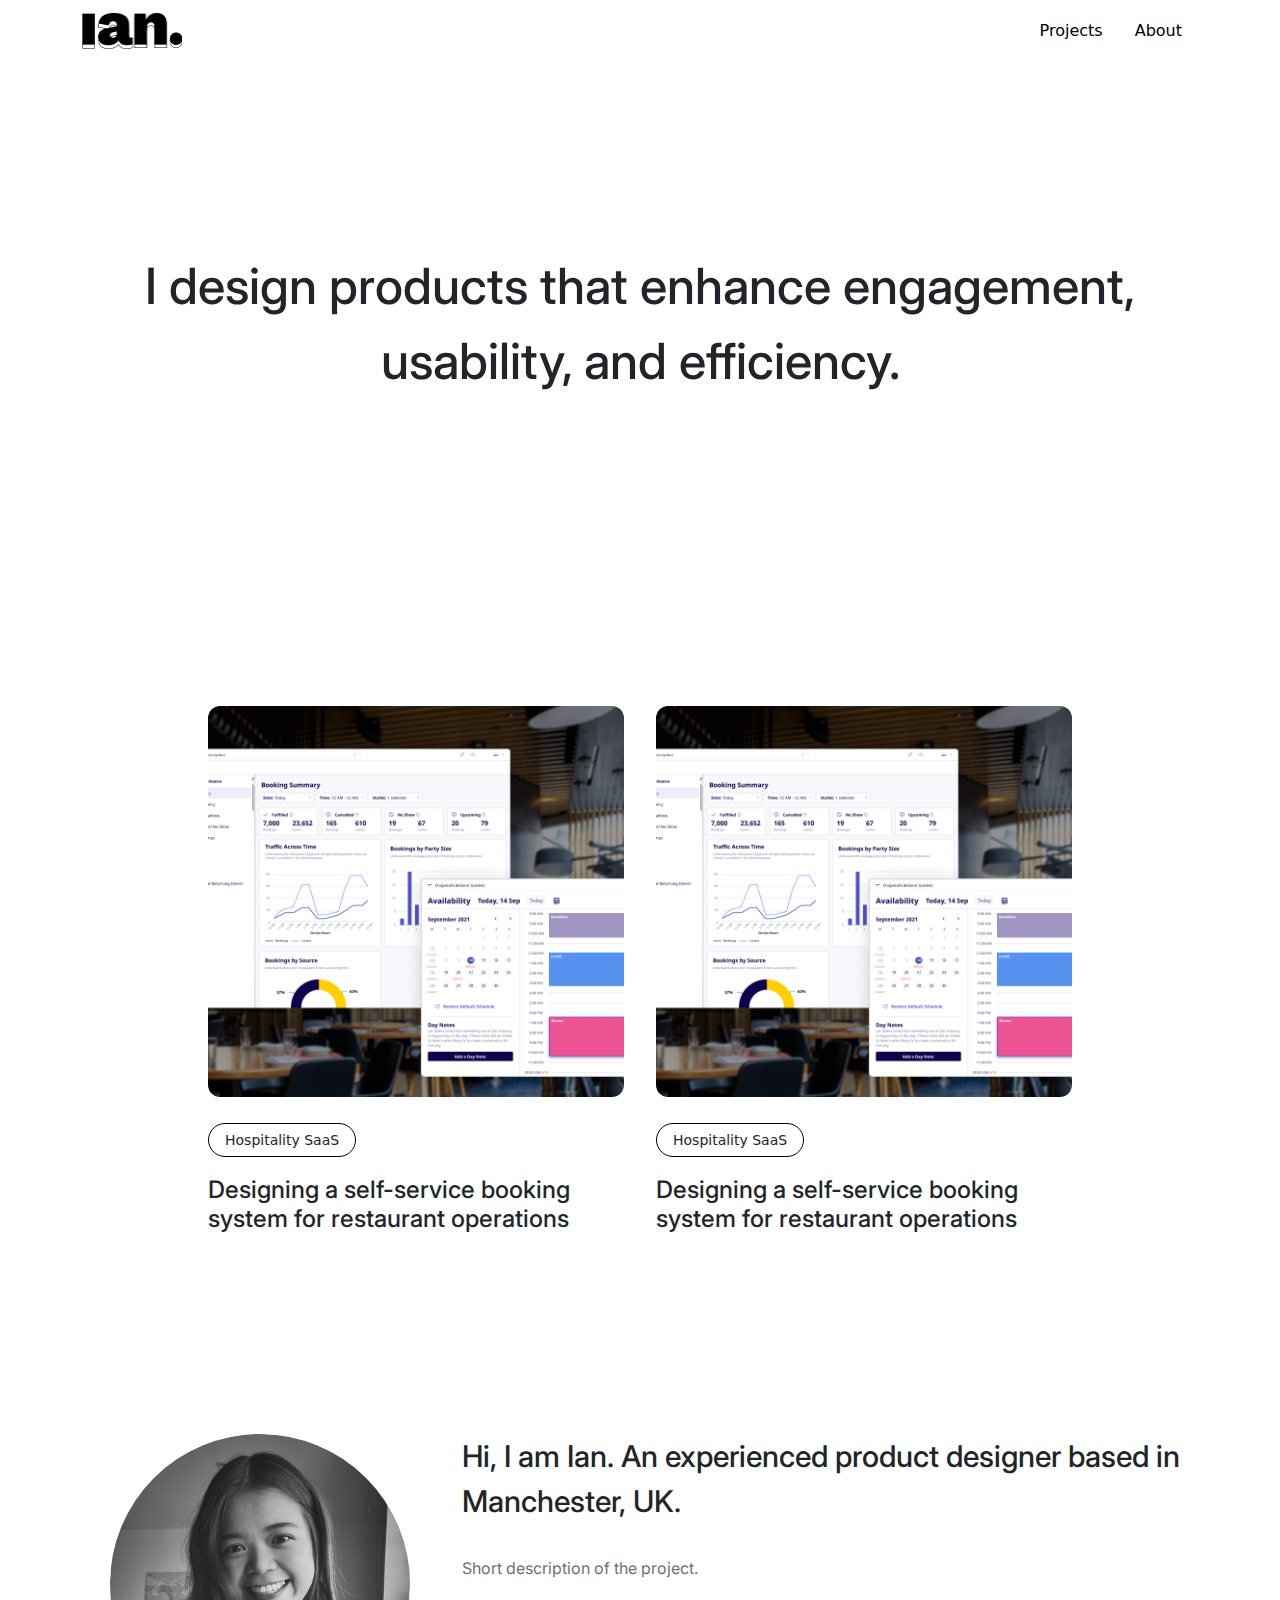
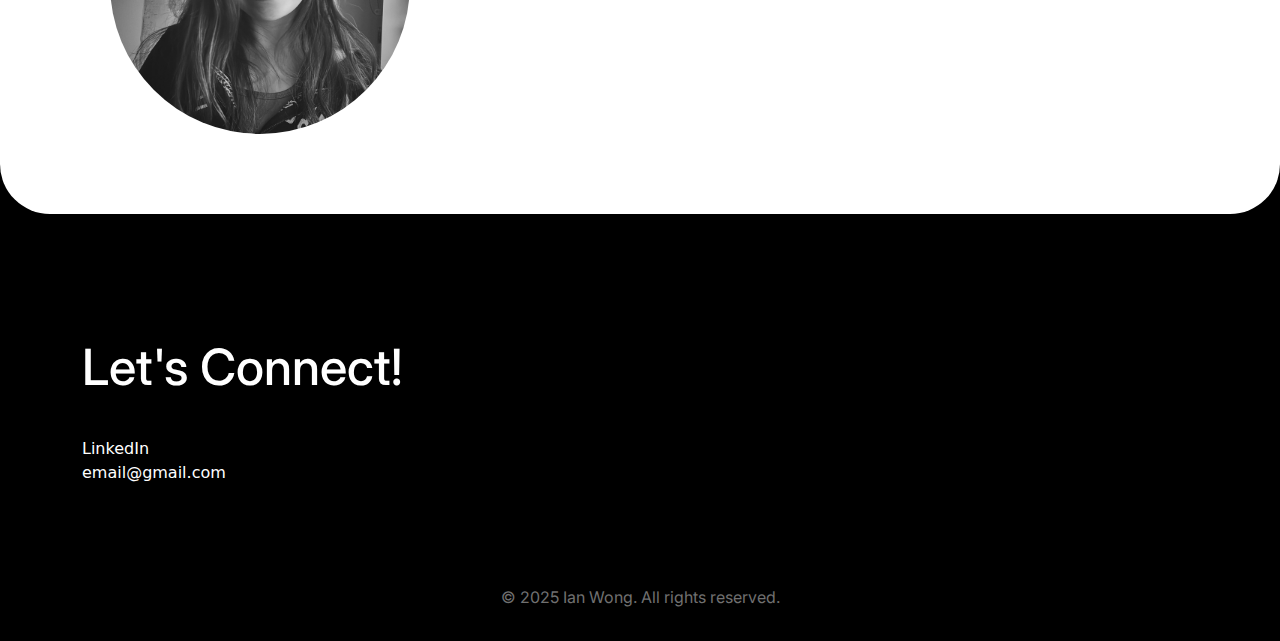
<file: index.html>
<!doctype html>
<html lang="en">
  <head>
    <link rel="preconnect" href="https://fonts.googleapis.com">
<link rel="preconnect" href="https://fonts.gstatic.com" crossorigin>
<link href="https://fonts.googleapis.com/css2?family=Inter:ital,opsz,wght@0,14..32,100..900;1,14..32,100..900&display=swap" rel="stylesheet">
    <link href="https://cdn.jsdelivr.net/npm/bootstrap@5.3.3/dist/css/bootstrap.min.css" rel="stylesheet" integrity="sha384-QWTKZyjpPEjISv5WaRU9OFeRpok6YctnYmDr5pNlyT2bRjXh0JMhjY6hW+ALEwIH" crossorigin="anonymous">
    <link rel="stylesheet" href="css/style.css">
    <meta charset="utf-8">
    <meta name="viewport" content="width=device-width, initial-scale=1">
    <title>Ian.</title>
  </head>

  <body>
    <header>
      <div id="navbar"></div>
    </header>

    <section id="intro">
      <div class="jumbotron">
          <div class="container">
            <div class="row">
              <div class="col-md-12 text-center">
                <h1>I design products that enhance engagement, usability, and efficiency.</h1>
              </div>
            </div>
          </div>
      </div>
    </section>

  <section id="homeprojects">
    <div class="container">
      <div class="row">

        
          <div class="box col-md-6">
            <a href="chopeb2b2.html" class="box-link">
            <div class="outer">
              <div class="upper">
                <img src="pictures/thumbnail_chopeb2b.jpg" class="zoom-img">

              </div>
              <div class="lower">
                <span class="projecttag">Hospitality SaaS</span>
                <h5>Designing a self-service booking system for restaurant operations</h5>
              </div>
            </div>
          </a>
          </div>
          <div class="box col-md-6">
            <a href="chopeb2b2.html" class="box-link">

            <div class="outer">
              <div class="upper">
                <img src="pictures/thumbnail_chopeb2b.jpg" class="zoom-img">

              </div>
              <div class="lower">
                <span class="projecttag">Hospitality SaaS</span>
                <h5>Designing a self-service booking system for restaurant operations</h5>
              </div>

            </div>
          </a>

          </div>

      </div>
    </div>
  </section>

    <section id="homeabout">
      <div class="bgwithradius">
        <div class="container">
          <div class="row">
            <div class="col-md-12 text-center">
              <div class="row">
                <div class="col-md-4">
                  <img src="pictures/profilepic.jpeg">
                </div>
                <div class="col-md-8 text-start">
                  <h3>
                    Hi, I am Ian. An experienced product designer based in Manchester, UK.
                  </h3>

                  <p>Short description of the project.</p>
                </div>
              </div>
            </div>
          </div>
        </div>
     </div>
    </section>

    <footer>
      <div id="footer"></div>
    </footer>


    <!-- Bootstrap Script -->
    <script src="https://cdn.jsdelivr.net/npm/bootstrap@5.3.3/dist/js/bootstrap.bundle.min.js" 
        integrity="sha384-YvpcrYf0tY3lHB60NNkmXc5s9fDVZLESaAA55NDzOxhy9GkcIdslK1eN7N6jIeHz" 
        crossorigin="anonymous">
    </script>

    <!-- Your Custom Script -->
    <script src="js/custom.js"></script>
  </body>
</html>
</file>
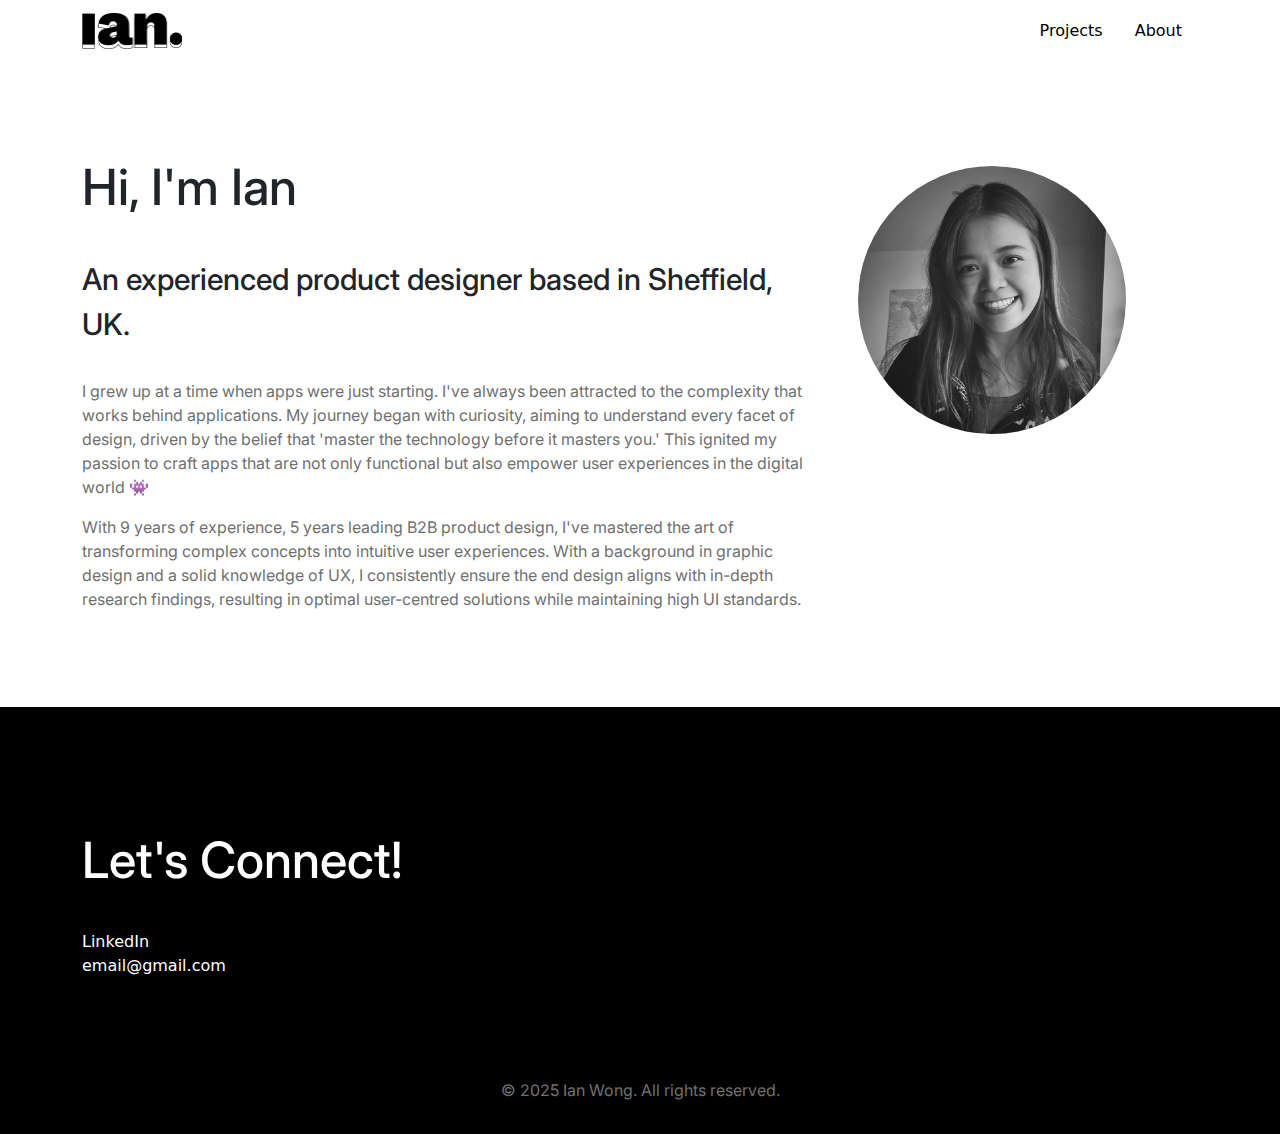
<file: about.html>
<!doctype html>
<html lang="en">
  <head>
    <link rel="preconnect" href="https://fonts.googleapis.com">
    <link rel="preconnect" href="https://fonts.gstatic.com" crossorigin>
    <link href="https://fonts.googleapis.com/css2?family=Inter:ital,opsz,wght@0,14..32,100..900;1,14..32,100..900&display=swap" rel="stylesheet">
    <link href="https://cdn.jsdelivr.net/npm/bootstrap@5.3.3/dist/css/bootstrap.min.css" rel="stylesheet" integrity="sha384-QWTKZyjpPEjISv5WaRU9OFeRpok6YctnYmDr5pNlyT2bRjXh0JMhjY6hW+ALEwIH" crossorigin="anonymous">
    <link rel="stylesheet" href="css/style.css">
    <meta charset="utf-8">
    <meta name="viewport" content="width=device-width, initial-scale=1">
    <title>Ian.</title>
  </head>

  <body>

    <header>
      <div id="navbar"></div>
    </header>

      <section class="about">
        <div class="container">
          <div class="row">
            <div class="col-md-8">
              <h1>Hi, I'm Ian</h1>
              <h3>An experienced product designer based in Sheffield, UK.</h3>
              <p>I grew up at a time when apps were just starting. I've always been attracted to the complexity that works behind applications. My journey began with curiosity, aiming to understand every facet of design, driven by the belief that 'master the technology before it masters you.' This ignited my passion to craft apps that are not only functional but also empower user experiences in the digital world 👾</p>
              <p>With 9 years of experience, 5 years leading B2B product design, I've mastered the art of transforming complex concepts into intuitive user experiences. With a background in graphic design and a solid knowledge of UX, I consistently ensure the end design aligns with in-depth research findings, resulting in optimal user-centred solutions while maintaining high UI standards.</p>
            </div>
            <div class="col-md-4">
                <img src="pictures/profilepic.jpeg">
            </div>
          </div>
        </div>

      </section>


  
      <footer>
        <div id="footer"></div>
      </footer>

        <!-- Bootstrap Script -->
        <script src="https://cdn.jsdelivr.net/npm/bootstrap@5.3.3/dist/js/bootstrap.bundle.min.js" 
          integrity="sha384-YvpcrYf0tY3lHB60NNkmXc5s9fDVZLESaAA55NDzOxhy9GkcIdslK1eN7N6jIeHz" 
          crossorigin="anonymous">
        </script>

        <!-- Your Custom Script -->
        <script src="js/custom.js"></script>




  </body>








</html>
</file>
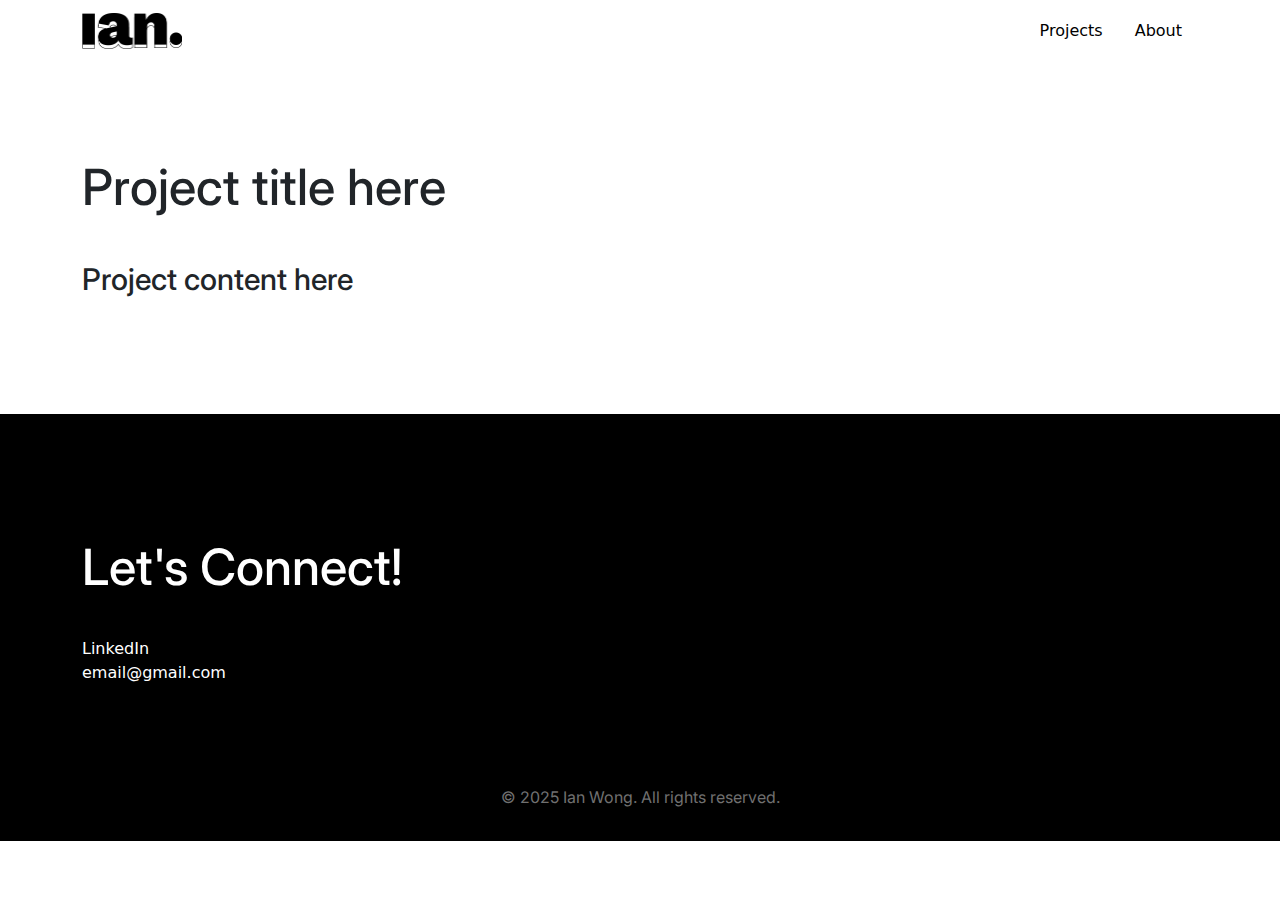
<file: chopeb2b2.html>
<!doctype html>
<html lang="en">
  <head>
    <link rel="preconnect" href="https://fonts.googleapis.com">
    <link rel="preconnect" href="https://fonts.gstatic.com" crossorigin>
    <link href="https://fonts.googleapis.com/css2?family=Inter:ital,opsz,wght@0,14..32,100..900;1,14..32,100..900&display=swap" rel="stylesheet">
    <link href="https://cdn.jsdelivr.net/npm/bootstrap@5.3.3/dist/css/bootstrap.min.css" rel="stylesheet" integrity="sha384-QWTKZyjpPEjISv5WaRU9OFeRpok6YctnYmDr5pNlyT2bRjXh0JMhjY6hW+ALEwIH" crossorigin="anonymous">
    <link rel="stylesheet" href="css/style.css">
    <meta charset="utf-8">
    <meta name="viewport" content="width=device-width, initial-scale=1">
    <title>Ian.</title>
  </head>

  <body>

    <header>
      <div id="navbar"></div>
    </header>

      <section class="about">
        <div class="container">
          <div class="row">
            <div class="col-md-8">
              <h1>Project title here</h1>
              <h3>Project content here</p>
              </div>
          </div>
        </div>

      </section>


  
      <footer>
        <div id="footer"></div>
      </footer>

        <!-- Bootstrap Script -->
        <script src="https://cdn.jsdelivr.net/npm/bootstrap@5.3.3/dist/js/bootstrap.bundle.min.js" 
          integrity="sha384-YvpcrYf0tY3lHB60NNkmXc5s9fDVZLESaAA55NDzOxhy9GkcIdslK1eN7N6jIeHz" 
          crossorigin="anonymous">
        </script>

        <!-- Your Custom Script -->
        <script src="js/custom.js"></script>




  </body>


</html>
</file>
<file: css/style.css>
h1, h2, h3, h4 {
    font-family: "Inter", sans-serif;
    font-weight: 500;
    font-style: normal;
    margin-bottom: 32px;
    line-height: 1.5;
}

h1 {
    font-size: 50px;
}

h2 {
    font-size: 36px;
}

h3 {
    font-size: 30px;
}

h5 {
    font-family: "Inter", sans-serif;
    font-size: 24px;
    margin: 24px 0;
}

p {
    font-family: "Inter", sans-serif;
    font-size: 16px;
    font-weight: 400;
    font-style: normal;
    line-height: 1.5;
    color: #707070;

} 


header nav img {
    width:100px;
  }
  

header li {
    margin: 0 8px;
}

header .bg{
    background-color: #ffffff;
}


body{
    padding-top: 70px;
}


img {
    max-width: 100%;
}

.jumbotron{
    background-color: #ffffff;
 }

#intro .jumbotron {
    height: 60vh;

}

.btnPrimary {
    color: #fff;
    background-color: #007bff;
    border-color: #007bff;
    padding: 16px 16px;
    border-radius: 4px;
}



.box-link {
    text-decoration: none; /* Remove default link underline */
    color: inherit; /* Keep the text color unchanged */
    display: block; /* Make it take full width */
}


a {
  text-decoration: none;
}

#intro .container {
position: relative;
top: 50%;
transform: translateY(-50%);
}



#homeabout img {
    border-radius: 100%;
    width: 300px;
}

#homeabout {
    background-color: #000000;
}

#homeabout .bgwithradius{
    background-color: #ffffff;
    border-radius: 0px 0px 50px 50px;
    padding: 80px 0;
}



#homeprojects {
    background-color: rgb(255, 255, 255);
    padding: 80px 0;

}

#homeprojects .container{
    width: 70%;
}



.upper {
    display: inline-block;
    overflow: hidden;
    border-radius: 12px;

}

.zoom-img{
    width: 100%;
    transition: transform 0.7s ease;
}

.upper:hover .zoom-img{
    transform: scale(1.2) ;
}

#homeprojects .lower{
    margin-top: 24px;
}

.projecttag{
    font-size: 14px;
    padding: 8px 16px;
    border-radius: 100px;
    border: #000000 1px solid;
}

#homeprojects .box{
    padding: 16px;
}

#homecontact{
    background-color: #000;
    color: #fff;
    padding: 100px 0;


}

#homecontact a{
    color: #fff;
}


.about {
    background-color: #ffffff;
    padding: 80px 0;
}

.about img {
    border-radius: 100%;
    width: 300px;
    padding: 16px;
}


footer{
    background-color: #000;
    color: #fff;
    padding: 16px 0;
}




@media only screen and (max-width: 768px) {
    h1 {
        font-size: 42px;
    }
    
    #homeabout h3{
        margin-top: 16px;
        text-align: center;
    }
    #homeabout p{
        text-align: center;
    }
}
</file>
